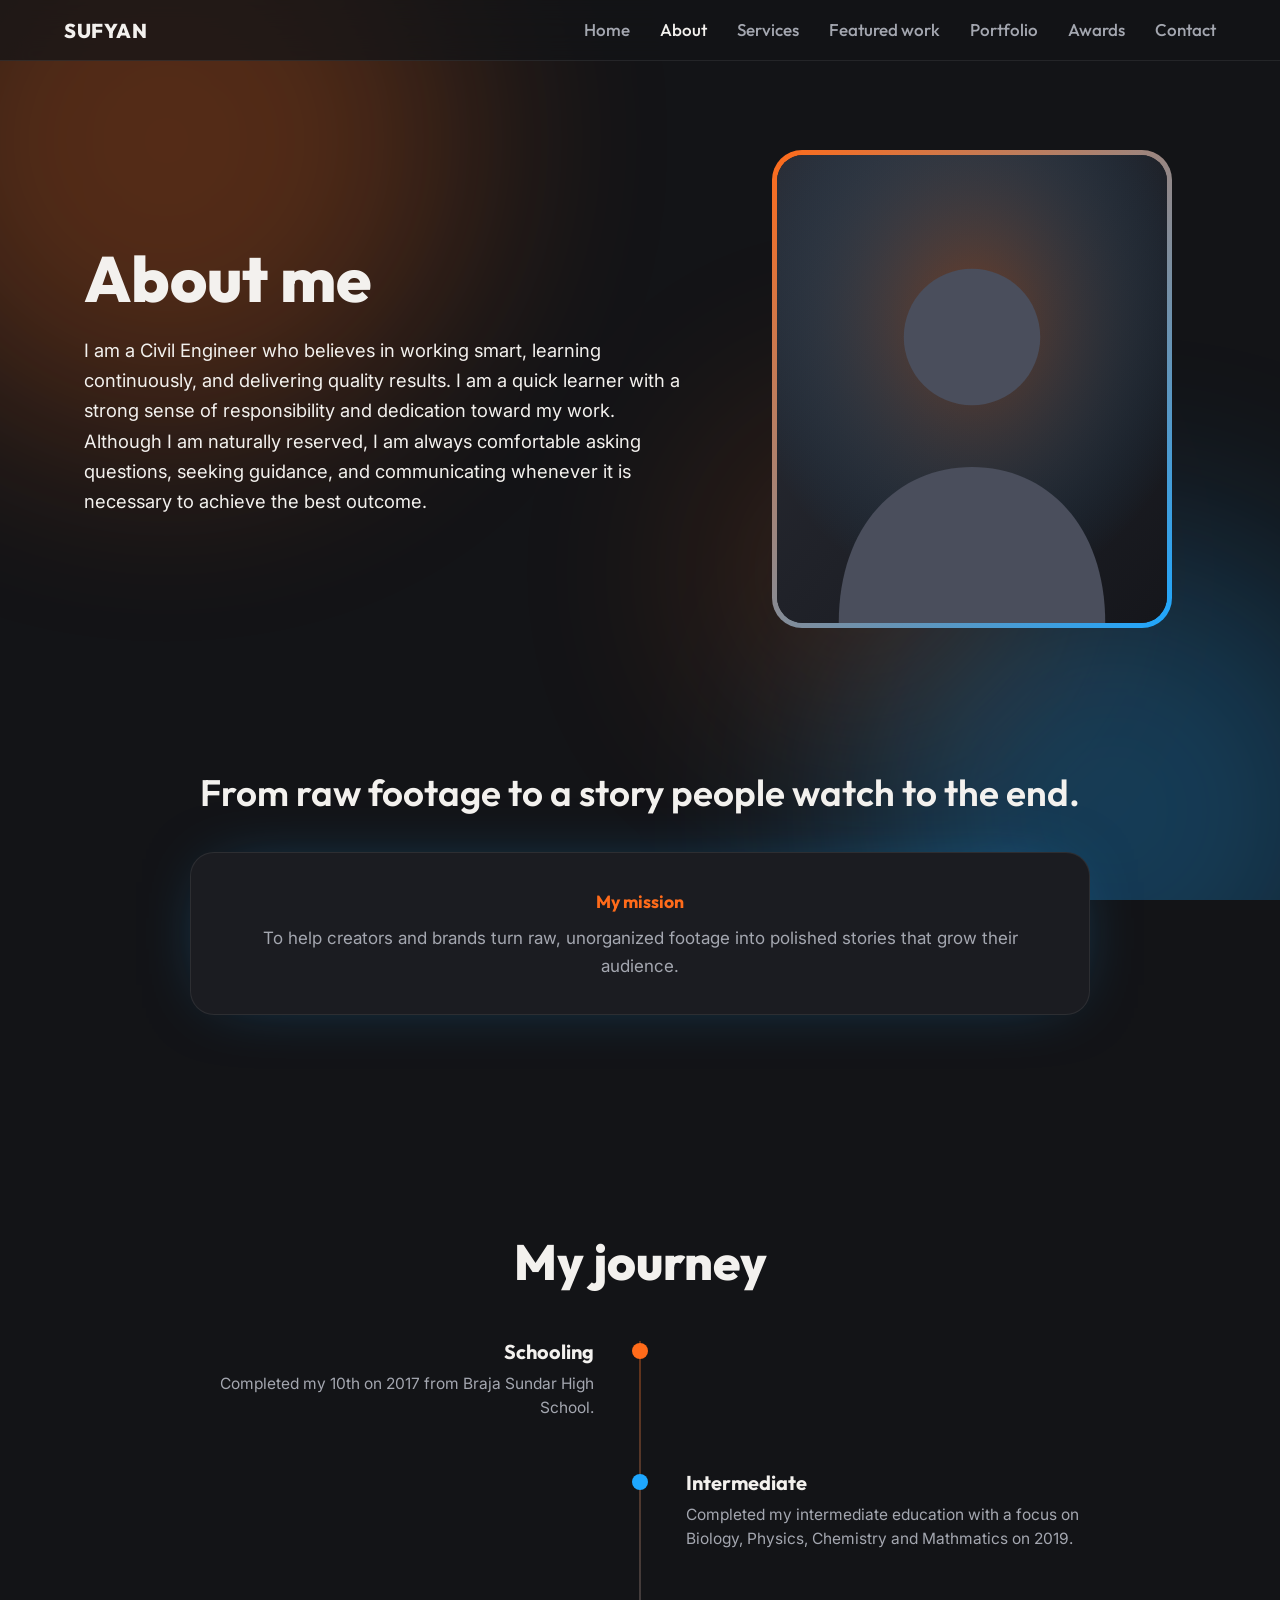
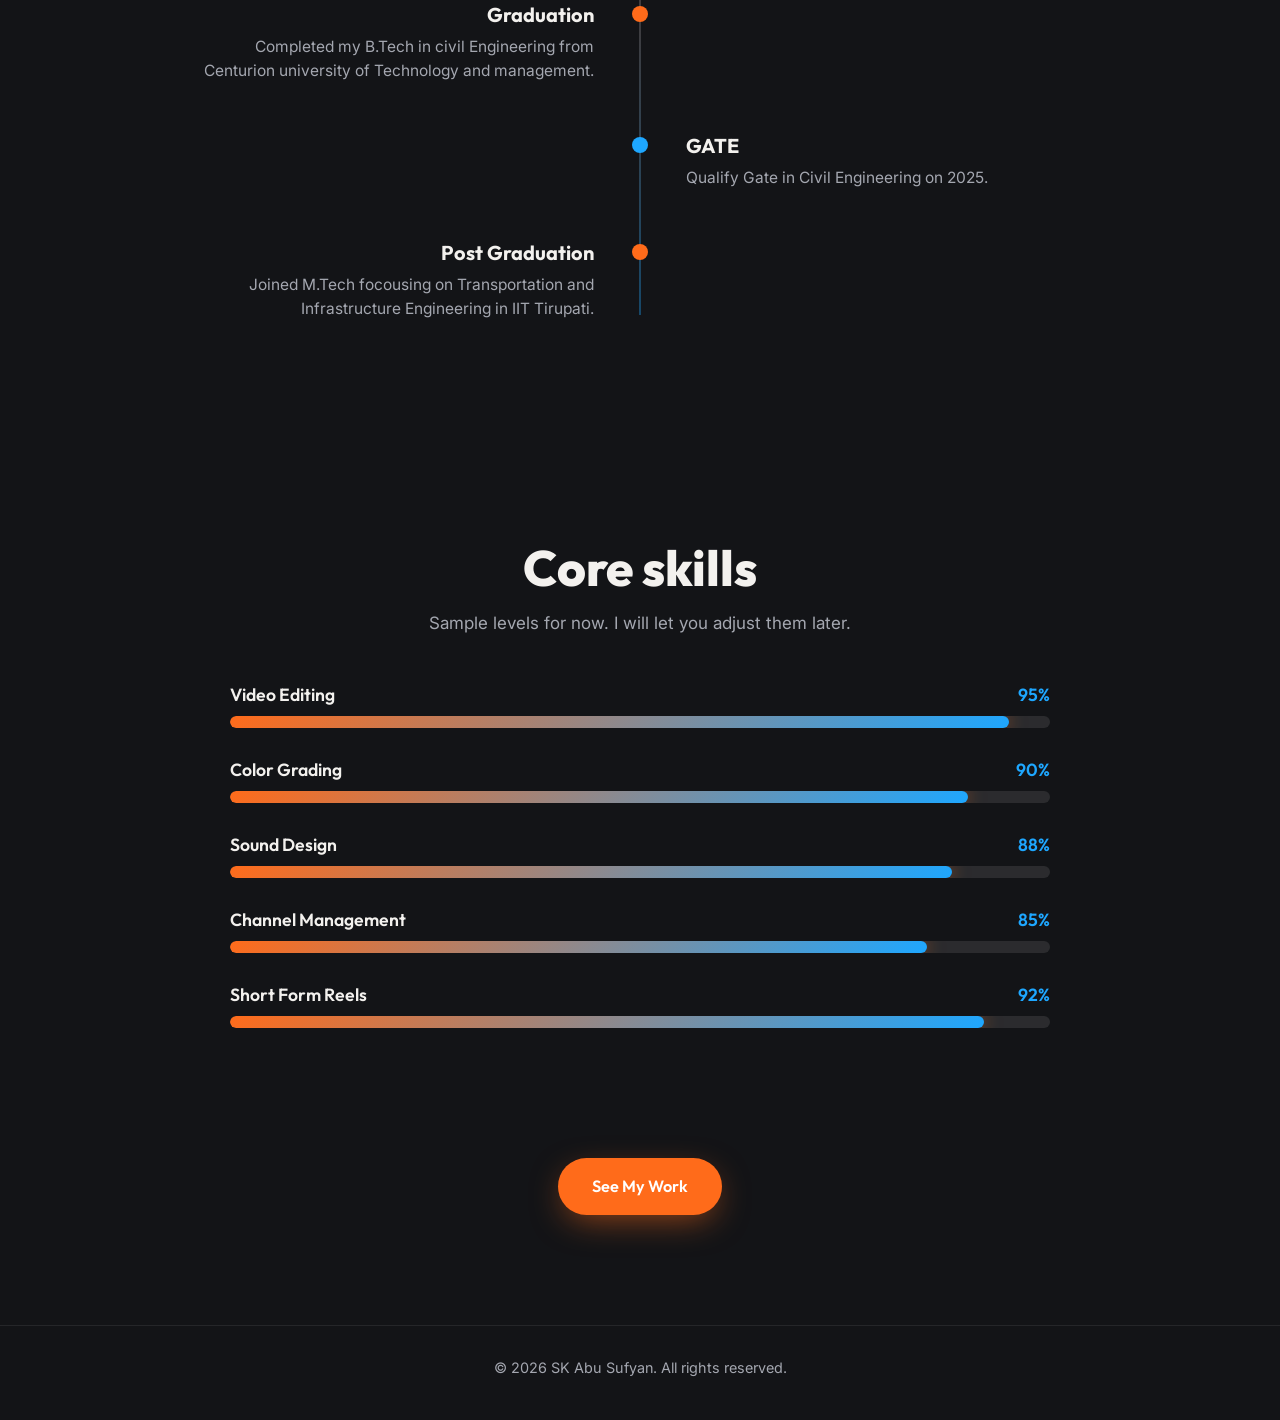
<file: about.html>
<!DOCTYPE html>
<html lang="en"><!DOCTYPE html>
<html lang="en"><head><meta charset="utf-8"/><meta content="width=device-width,initial-scale=1" name="viewport"/><link href="https://fonts.googleapis.com" rel="preconnect"/><link crossorigin="" href="https://fonts.gstatic.com" rel="preconnect"/><link href="https://fonts.googleapis.com/css2?family=Inter:wght@400;500&amp;family=Outfit:wght@500;600;800&amp;display=swap" rel="stylesheet"/><link href="style.css" rel="stylesheet"/><title>About | SK Abu Sufyan</title><script src="content.js"></script></head><body><div class="glow"><i></i><i></i><i></i></div>
<header><a class="logo" href="index.html">SUFYAN</a><button aria-label="Menu" class="burger">Menu</button><nav><a href="index.html">Home</a><a class="on" href="about.html">About</a><a href="services.html">Services</a><a href="index.html#work">Featured work</a><a class="PORT" href="portfolio.html">Portfolio</a><a href="awards.html">Awards</a><a href="contact.html">Contact</a></nav></header>
<main><section class="abt"><div><h1 data-t="about.s1.1">About me</h1>
<p data-t="about.s1.2">I am a Civil Engineer who believes in working smart, learning continuously, and delivering quality results. I am a quick learner with a strong sense of responsibility and dedication toward my work. Although I am naturally reserved, I am always comfortable asking questions, seeking guidance, and communicating whenever it is necessary to achieve the best outcome.</p>
<p data-t="about.s1.3"></p>
<p data-t="about.s1.4"></p></div>
<div class="photo"><img alt="Profile photo of SK Abu Sufyan (placeholder)" data-img="profile" src="profile-placeholder.svg"/></div></section>
<section style="padding-top:30px"><p class="quote rv" data-t="about.s2.1">From raw footage to a story people watch to the end.</p>
<div class="mission rv"><h3 data-t="about.s2.2">My mission</h3><p data-t="about.s2.3">To help creators and brands turn raw, unorganized footage into polished stories that grow their audience.</p></div></section>
<section><h2 class="rv c" data-t="about.s3.1">My journey</h2><p class="sub rv c" data-t="about.s3.2" style="margin-inline:auto"></p><div class="tl"><div class="tli rv"><h3 data-t="about.s3.3">Schooling</h3><p data-t="about.s3.4">Completed my 10th on 2017 from Braja Sundar High School.</p></div><div class="tli rv"><h3 data-t="about.s3.5">Intermediate</h3><p data-t="about.s3.6">Completed my intermediate education with a focus on Biology, Physics, Chemistry and Mathmatics on 2019.</p></div><div class="tli rv"><h3 data-t="about.s3.7">Graduation</h3><p data-t="about.s3.8">Completed my B.Tech in civil Engineering from Centurion university of Technology and management.</p></div><div class="tli rv"><h3 data-t="about.s3.9">GATE</h3><p data-t="about.s3.10">Qualify Gate in Civil Engineering on 2025.</p></div><div class="tli rv"><h3 data-t="about.s3.11">Post Graduation</h3><p data-t="about.s3.12">Joined M.Tech focousing on Transportation and Infrastructure Engineering in IIT Tirupati.</p></div></div></section>
<section><h2 class="rv c" data-t="about.s4.1">Core skills</h2><p class="sub rv c" data-t="about.s4.2" style="margin-inline:auto">Sample levels for now. I will let you adjust them later.</p><div class="skills"><div class="skill rv"><div class="sk-top"><em data-t="about.s4.3">Video Editing</em><span data-n="about.s4.n4" data-suf="%" data-to="95">0%</span></div><div class="bar" style="--w:95%"><i></i></div></div><div class="skill rv"><div class="sk-top"><em data-t="about.s4.5">Color Grading</em><span data-n="about.s4.n6" data-suf="%" data-to="90">0%</span></div><div class="bar" style="--w:90%"><i></i></div></div><div class="skill rv"><div class="sk-top"><em data-t="about.s4.7">Sound Design</em><span data-n="about.s4.n8" data-suf="%" data-to="88">0%</span></div><div class="bar" style="--w:88%"><i></i></div></div><div class="skill rv"><div class="sk-top"><em data-t="about.s4.9">Channel Management</em><span data-n="about.s4.n10" data-suf="%" data-to="85">0%</span></div><div class="bar" style="--w:85%"><i></i></div></div><div class="skill rv"><div class="sk-top"><em data-t="about.s4.11">Short Form Reels</em><span data-n="about.s4.n12" data-suf="%" data-to="92">0%</span></div><div class="bar" style="--w:92%"><i></i></div></div></div></section>
<section class="c" style="padding-top:20px"><div class="rv"><a class="btn" data-t="about.s5.1" href="portfolio.html">See My Work</a></div></section></main>
<footer data-t="site.footer">© 2026 SK Abu Sufyan. All rights reserved.</footer>
<script src="main.js"></script></body></html></html>
</file>
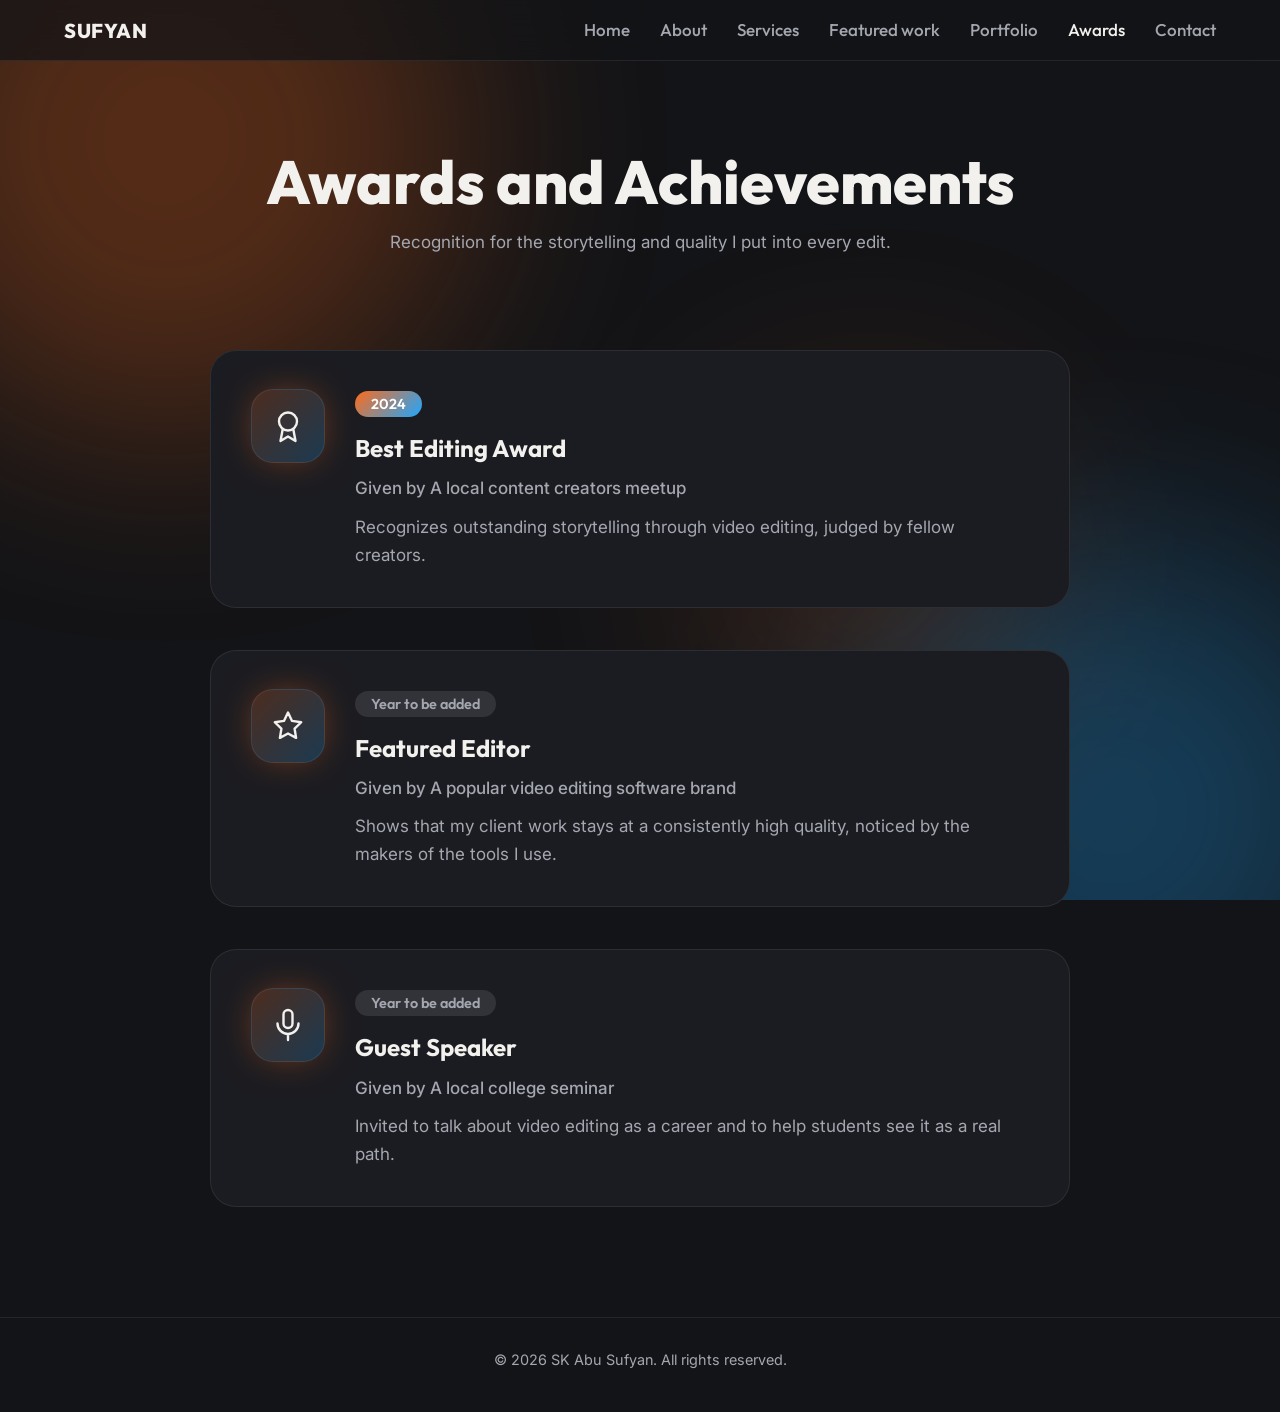
<file: awards.html>
<!DOCTYPE html>
<html lang="en"><!DOCTYPE html>
<html lang="en"><head><meta charset="utf-8"/><meta content="width=device-width,initial-scale=1" name="viewport"/><link href="https://fonts.googleapis.com" rel="preconnect"/><link crossorigin="" href="https://fonts.gstatic.com" rel="preconnect"/><link href="https://fonts.googleapis.com/css2?family=Inter:wght@400;500&amp;family=Outfit:wght@500;600;800&amp;display=swap" rel="stylesheet"/><link href="style.css" rel="stylesheet"/><title>Awards and Achievements | SK Abu Sufyan</title><script src="content.js"></script></head><body><div class="glow"><i></i><i></i><i></i></div>
<header><a class="logo" href="index.html">SUFYAN</a><button aria-label="Menu" class="burger">Menu</button><nav><a href="index.html">Home</a><a href="about.html">About</a><a href="services.html">Services</a><a href="index.html#work">Featured work</a><a class="PORT" href="portfolio.html">Portfolio</a><a class="on" href="awards.html">Awards</a><a href="contact.html">Contact</a></nav></header>
<main><section class="phead"><h1 data-t="awards.s1.1" style="font-weight:800;font-size:clamp(2.4rem,5vw,3.8rem);line-height:1.05;margin-bottom:14px">Awards and Achievements</h1><p class="sub" data-t="awards.s1.2">Recognition for the storytelling and quality I put into every edit.</p></section>
<section style="padding-top:30px"><div class="aw" data-list="awards"><div data-solo=""><article class="awc rv"><div class="awi"><div class="ic"><svg viewbox="0 0 24 24"><circle cx="12" cy="9" r="6"></circle><path d="m8.5 14-1.5 8 5-3 5 3-1.5-8"></path></svg></div><div><span class="yr">2024</span><h3>Best Editing Award</h3><p class="by">Given by A local content creators meetup</p><p>Recognizes outstanding storytelling through video editing, judged by fellow creators.</p></div></div></article></div><div data-solo=""><article class="awc rv"><div class="awi"><div class="ic"><svg viewbox="0 0 24 24"><path d="m12 3 2.7 5.6 6.1.9-4.4 4.3 1 6.1L12 17l-5.4 2.9 1-6.1L3.2 9.5l6.1-.9z"></path></svg></div><div><span class="yr soon2">Year to be added</span><h3>Featured Editor</h3><p class="by">Given by A popular video editing software brand</p><p>Shows that my client work stays at a consistently high quality, noticed by the makers of the tools I use.</p></div></div></article></div><div data-solo=""><article class="awc rv"><div class="awi"><div class="ic"><svg viewbox="0 0 24 24"><rect height="12" rx="3" width="6" x="9" y="2"></rect><path d="M5 11a7 7 0 0 0 14 0M12 18v4"></path></svg></div><div><span class="yr soon2">Year to be added</span><h3>Guest Speaker</h3><p class="by">Given by A local college seminar</p><p>Invited to talk about video editing as a career and to help students see it as a real path.</p></div></div></article></div></div></section></main>
<footer data-t="site.footer">© 2026 SK Abu Sufyan. All rights reserved.</footer>
<script src="main.js"></script></body></html></html>
</file>
<file: style.css>
:root{--bg:#131417;--card:#1b1c21;--ink:#f3f1ee;--mute:#a4a7b0;--or:#ff6b1a;--bl:#1ea7ff;--line:rgba(255,255,255,.08);--grad:linear-gradient(135deg,var(--or),var(--bl));--orgb:255,107,26;--blrgb:30,167,255;--bgrgb:19,20,23}
*{box-sizing:border-box;margin:0;padding:0}html{scroll-behavior:smooth}
body{background:var(--bg);color:var(--ink);font:400 17px/1.65 'Inter',system-ui,sans-serif;overflow-x:hidden}
h1,h2,h3,.btn,nav a{font-family:'Outfit',sans-serif}
a{color:inherit;text-decoration:none}:focus-visible{outline:2px solid var(--bl);outline-offset:3px}
.glow{position:fixed;inset:0;z-index:-1;overflow:hidden;pointer-events:none}
.glow i{position:absolute;border-radius:50%;filter:blur(110px);opacity:.28;animation:drift 26s ease-in-out infinite alternate,pulse 9s ease-in-out infinite}
.glow i:nth-child(1){width:46vw;height:46vw;background:var(--or);top:-12vw;left:-10vw}
.glow i:nth-child(2){width:42vw;height:42vw;background:var(--bl);bottom:-14vw;right:-8vw;animation-duration:32s,11s}
.glow i:nth-child(3){width:26vw;height:26vw;background:var(--or);top:45%;left:55%;animation-duration:38s,13s;opacity:.16}
@keyframes drift{to{transform:translate(9vw,7vw) scale(1.15)}}
@keyframes pulse{50%{opacity:.14}}
.about-text {
    text-align: justify;
}
header{position:fixed;top:0;left:0;right:0;z-index:20;display:flex;justify-content:space-between;align-items:center;padding:16px 5vw;background:rgba(var(--bgrgb),.72);backdrop-filter:blur(14px);border-bottom:1px solid var(--line)}
.logo{font:800 1.25rem 'Outfit';letter-spacing:.5px}.logo b{background:var(--grad);-webkit-background-clip:text;background-clip:text;color:transparent}
nav{display:flex;gap:30px}nav a{font-weight:500;color:var(--mute);transition:color .3s}nav a:hover,nav a.on{color:var(--ink)}
.burger{display:none;background:none;border:1px solid var(--line);color:var(--ink);padding:6px 12px;border-radius:8px;font-size:1rem}
section{padding:110px 5vw;max-width:1240px;margin:auto}
h2{font-weight:800;font-size:clamp(2rem,4.2vw,3.1rem);line-height:1.1;margin-bottom:14px}
.sub{color:var(--mute);max-width:560px;margin-bottom:46px}
.hero{min-height:100vh;display:grid;grid-template-columns:1.1fr .9fr;gap:60px;align-items:center;padding-top:130px}
.hero h1{font-weight:800;font-size:clamp(2.8rem,6.4vw,5.2rem);line-height:1.02;letter-spacing:-1.5px}
.role{font:600 1.25rem 'Outfit';margin:22px 0 6px}.tag{color:var(--or);font:500 1.1rem 'Outfit';margin-bottom:20px}
.hero p.about{color:var(--mute);max-width:520px;margin-bottom:34px}
.btn{display:inline-block;padding:15px 34px;border-radius:50px;font-weight:600;font-size:1.02rem;background:var(--or);color:var(--on,#fff);border:0;cursor:pointer;box-shadow:0 10px 34px -8px rgba(var(--orgb),.6);transition:transform .35s,box-shadow .35s,background .35s}
.btn:hover{transform:translateY(-3px);filter:brightness(1.12);box-shadow:0 16px 40px -8px rgba(var(--orgb),.75)}
.photo{justify-self:center;width:min(100%,400px);padding:5px;border-radius:30px;background:var(--grad);animation:halo 6s ease-in-out infinite}
@keyframes halo{0%,100%{box-shadow:0 0 40px -6px rgba(var(--orgb),.45),0 0 70px -10px rgba(var(--blrgb),.35)}50%{box-shadow:0 0 70px -4px rgba(var(--orgb),.6),0 0 100px -6px rgba(var(--blrgb),.5)}}
.photo img{display:block;width:100%;aspect-ratio:5/6;object-fit:cover;border-radius:26px;background:var(--card);animation:wipe 1.7s .3s cubic-bezier(.65,0,.25,1) both}
@keyframes wipe{from{clip-path:inset(0 100% 0 0);opacity:.2}to{clip-path:inset(0 0 0 0);opacity:1}}
.stats{display:grid;grid-template-columns:repeat(5,1fr);gap:18px}
.stat{background:var(--card);border:1px solid var(--line);border-radius:20px;padding:30px 18px;text-align:center}
.stat strong{display:block;font:800 clamp(2.2rem,4vw,3.1rem)/1 'Outfit';background:var(--grad);-webkit-background-clip:text;background-clip:text;color:transparent;margin-bottom:10px}
.stat span{color:var(--mute);font-size:.95rem;display:block}
.cards{display:grid;grid-template-columns:repeat(4,1fr);gap:20px}
.card{background:var(--card);border:1px solid var(--line);border-radius:22px;padding:30px 26px;transition:transform .4s,border-color .4s}
.card:hover{transform:translateY(-6px);border-color:rgba(var(--orgb),.5)}
.card svg{width:40px;height:40px;stroke:var(--or);fill:none;stroke-width:1.7;stroke-linecap:round;stroke-linejoin:round;margin-bottom:18px}
.card:nth-child(even) svg{stroke:var(--bl)}
.card h3{font-size:1.2rem;margin-bottom:8px}.card p{color:var(--mute);font-size:.97rem;line-height:1.55}
.grid{display:grid;grid-template-columns:repeat(3,1fr);gap:22px;margin-bottom:46px}
.thumb{position:relative;border-radius:20px;overflow:hidden;aspect-ratio:4/3;background:var(--card);border:1px solid var(--line)}
.thumb .ph{position:absolute;inset:0;transition:transform .7s cubic-bezier(.2,.7,.2,1)}
.thumb:hover .ph{transform:scale(1.1)}
.thumb .cap{position:absolute;left:0;right:0;bottom:0;padding:50px 22px 20px;background:linear-gradient(transparent,rgba(10,10,12,.9))}
.thumb h3{font-size:1.1rem}.thumb small{color:var(--mute)}
.c{text-align:center}.c .sub{margin-inline:auto}
.slider{display:grid;max-width:760px;margin:0 auto}
.slide{grid-area:1/1;background:var(--card);border:1px solid var(--line);border-radius:24px;padding:42px 44px;opacity:0;transform:translateX(40px);transition:opacity .8s,transform .8s;pointer-events:none}
.slide.active{opacity:1;transform:none;pointer-events:auto}
.slide q{display:block;font:500 1.3rem/1.5 'Outfit';quotes:none;margin-bottom:22px}
.slide b{display:block;color:var(--or);font-family:'Outfit'}.slide span{color:var(--mute);font-size:.93rem}
.dots{display:flex;justify-content:center;gap:10px;margin-top:26px}
.dots button{width:11px;height:11px;border-radius:50%;border:0;background:rgba(255,255,255,.18);cursor:pointer;transition:.4s}
.dots button.active{background:var(--bl);width:30px;border-radius:8px}
.marq{overflow:hidden;mask-image:linear-gradient(90deg,transparent,#000 12%,#000 88%,transparent);-webkit-mask-image:linear-gradient(90deg,transparent,#000 12%,#000 88%,transparent)}
.track{display:flex;width:max-content;animation:loop 34s linear infinite}.marq:hover .track{animation-play-state:paused}
@keyframes loop{to{transform:translateX(-50%)}}
.soc{display:flex;align-items:center;gap:14px;margin:0 22px;padding:14px 26px;border:1px solid var(--line);border-radius:50px;background:var(--card);font:500 1rem 'Outfit';transition:border-color .3s}
.soc:hover{border-color:var(--bl)}.soc img{width:24px;height:24px;filter:brightness(0) invert(1);opacity:.85}
footer{text-align:center;color:var(--mute);font-size:.9rem;padding:30px 5vw 40px;border-top:1px solid var(--line)}
.rv{opacity:0;transform:translateY(34px);transition:opacity .9s ease,transform .9s cubic-bezier(.2,.7,.2,1);transition-delay:var(--d,0s)}.rv.in{opacity:1;transform:none}
.soon{min-height:100vh;display:grid;place-content:center;text-align:center;padding:120px 6vw}.soon p{color:var(--mute);margin:10px 0 30px}
@media(max-width:980px){.cards{grid-template-columns:repeat(2,1fr)}.stats{grid-template-columns:repeat(3,1fr)}.grid{grid-template-columns:repeat(2,1fr)}}
@media(max-width:720px){.hero{grid-template-columns:1fr;gap:40px;padding-top:110px;text-align:center}.hero p.about{margin-inline:auto}.photo{order:-1;width:min(78%,320px)}
section{padding:80px 6vw}.cards,.grid{grid-template-columns:1fr}.stats{grid-template-columns:repeat(2,1fr)}.slide{padding:30px 24px}
.burger{display:block}nav{display:none;position:absolute;top:100%;left:0;right:0;flex-direction:column;gap:0;background:rgba(var(--bgrgb),.97);padding:10px 6vw 18px}nav.open{display:flex}nav a{padding:12px 0}}
@media(prefers-reduced-motion:reduce){*{animation:none!important;transition:none!important}.rv{opacity:1;transform:none}}
.phead{padding-top:150px;padding-bottom:30px;text-align:center}.phead .sub{margin:0 auto 34px}
.tabs{position:relative;display:inline-flex;flex-wrap:wrap;justify-content:center;gap:4px;padding:6px;border-radius:50px;background:var(--card);border:1px solid var(--line)}
.tabs button{position:relative;z-index:1;background:none;border:0;color:var(--mute);font:600 .98rem 'Outfit';padding:11px 24px;border-radius:40px;cursor:pointer;transition:color .4s}
.tabs button.on{color:var(--on,#fff)}
.pill{position:absolute;z-index:0;top:6px;bottom:6px;left:0;width:0;border-radius:40px;background:var(--grad);box-shadow:0 8px 28px -8px rgba(var(--orgb),.6);transition:left .5s cubic-bezier(.3,.8,.2,1),width .5s cubic-bezier(.3,.8,.2,1)}
.pgrid{display:grid;grid-template-columns:repeat(3,1fr);gap:24px;padding-top:30px}
.pcard{cursor:pointer;outline-offset:4px;border-radius:22px;transition:opacity .35s,transform .35s,filter .35s}
.pcard.out{opacity:0!important;transform:scale(.95)!important;filter:blur(8px)}.pcard[hidden]{display:none}
.pc{background:var(--card);border:1px solid var(--line);border-radius:22px;overflow:hidden;transition:transform .45s,box-shadow .45s,border-color .45s}
.pcard:hover .pc,.pcard:focus-visible .pc{transform:translateY(-8px);border-color:rgba(var(--orgb),.5);box-shadow:0 22px 50px -18px rgba(var(--orgb),.45),0 0 60px -20px rgba(var(--blrgb),.5)}
.pt{position:relative;aspect-ratio:16/10;overflow:hidden}
.pt .ph{position:absolute;inset:0;display:grid;place-items:center;transition:transform .7s cubic-bezier(.2,.7,.2,1)}
.pcard:hover .ph{transform:scale(1.07)}
.ph svg{width:54px;height:54px;stroke:rgba(255,255,255,.85);fill:none;stroke-width:1.5;stroke-linecap:round;stroke-linejoin:round}
.pb{padding:20px 22px 24px}.pb h3{font-size:1.15rem;margin-bottom:6px}.pb p{color:var(--mute);font-size:.95rem;line-height:1.5}
.tg{display:inline-block;font-size:.82rem;color:var(--bl);margin-bottom:8px}
.lb{position:fixed;inset:0;z-index:50;display:grid;place-items:center;padding:5vw;background:rgba(10,10,12,.8);backdrop-filter:blur(14px);opacity:0;visibility:hidden;transition:opacity .45s,visibility .45s}
.lb.open{opacity:1;visibility:visible}
.lbx{position:relative;width:min(100%,860px);max-height:90vh;overflow:auto;background:var(--card);border:1px solid var(--line);border-radius:24px;transform:translateY(24px) scale(.97);transition:transform .5s cubic-bezier(.2,.7,.2,1);box-shadow:0 0 90px -20px rgba(var(--orgb),.4)}
.lb.open .lbx{transform:none}.lbx .pt{aspect-ratio:16/9}.lbx .pb{padding:26px 30px 32px}.lbx h3{font-size:1.5rem}.lbx p{font-size:1.02rem}
.lbc{position:absolute;top:14px;right:14px;z-index:2;width:42px;height:42px;border-radius:50%;border:1px solid var(--line);background:rgba(var(--bgrgb),.75);color:var(--ink);font-size:1.4rem;cursor:pointer;transition:background .3s}.lbc:hover{background:var(--or)}
@media(max-width:980px){.pgrid{grid-template-columns:repeat(2,1fr)}}
@media(max-width:720px){.pgrid{grid-template-columns:1fr}.tabs{border-radius:24px}.tabs button{padding:10px 16px}.phead{padding-top:120px}}
.abt{display:grid;grid-template-columns:1.15fr .85fr;gap:60px;align-items:center;padding-top:150px}
.abt h1{font-weight:800;font-size:clamp(2.4rem,5.5vw,4rem);line-height:1.05;margin-bottom:22px}
.abt p{color:var(--mute);margin-bottom:16px;max-width:600px}.abt p:first-of-type{color:var(--ink);font-size:1.15rem}
.quote{margin:0 auto;max-width:900px;text-align:center;font:600 clamp(1.5rem,3.2vw,2.3rem)/1.35 'Outfit'}
.mission{max-width:900px;margin:34px auto 0;background:var(--card);border:1px solid var(--line);border-radius:24px;padding:34px 38px;text-align:center;box-shadow:0 0 70px -30px rgba(var(--blrgb),.5)}
.mission h3{color:var(--or);font-size:1.1rem;margin-bottom:8px}.mission p{color:var(--mute)}
.tl{position:relative;max-width:900px;margin:0 auto}
.tl:before{content:"";position:absolute;left:50%;top:6px;bottom:6px;width:2px;transform:translateX(-50%);background:linear-gradient(var(--or),var(--bl));opacity:.35}
.tli{position:relative;width:50%;padding:0 46px 46px 0;text-align:right}
.tli:nth-child(even){margin-left:50%;padding:0 0 46px 46px;text-align:left}
.tli:last-child{padding-bottom:0}
.tli:before{content:"";position:absolute;top:8px;right:-8px;width:16px;height:16px;border-radius:50%;background:var(--or);animation:dot 4s ease-in-out infinite}
.tli:nth-child(even):before{right:auto;left:-8px;background:var(--bl)}
@keyframes dot{0%,100%{box-shadow:0 0 0 0 rgba(var(--orgb),.5),0 0 14px rgba(var(--orgb),.6)}50%{box-shadow:0 0 0 9px rgba(var(--orgb),0),0 0 26px rgba(var(--orgb),.9)}}
.tli:nth-child(even):before{animation-name:dotb}
@keyframes dotb{0%,100%{box-shadow:0 0 14px rgba(var(--blrgb),.6)}50%{box-shadow:0 0 28px rgba(var(--blrgb),.95)}}
.tli h3{font-size:1.25rem;margin-bottom:4px}.tli p{color:var(--mute);font-size:.97rem;line-height:1.55}
.tli.rv{transform:translateX(-34px)}.tli:nth-child(even).rv{transform:translateX(34px)}.tli.rv.in{transform:none}
.skills{max-width:820px;margin:0 auto;display:grid;gap:30px}
.sk-top{display:flex;justify-content:space-between;font:600 1.1rem 'Outfit';margin-bottom:10px}.sk-top span{color:var(--bl)}
.bar{height:12px;border-radius:12px;background:rgba(255,255,255,.1);overflow:hidden}
.bar i{display:block;height:100%;width:0;border-radius:12px;background:var(--grad);box-shadow:0 0 18px rgba(var(--orgb),.5);transition:width 1.8s cubic-bezier(.2,.7,.2,1) .2s}
.in .bar i{width:var(--w)}
@media(max-width:720px){.abt{grid-template-columns:1fr;gap:40px;padding-top:120px}.abt .photo{order:-1;width:min(78%,320px)}.mission{padding:26px 22px}
.tl:before{left:8px}.tli,.tli:nth-child(even){width:100%;margin-left:0;padding:0 0 38px 40px;text-align:left}.tli:before,.tli:nth-child(even):before{left:0;right:auto}
.tli.rv,.tli:nth-child(even).rv{transform:translateY(30px)}.tli.rv.in{transform:none}}
.sv{display:grid;grid-template-columns:repeat(2,1fr);gap:26px}
.svc{border-radius:26px;outline-offset:4px}
.svi{height:100%;display:flex;flex-direction:column;background:var(--card);border:1px solid var(--line);border-radius:26px;padding:38px 36px;transition:transform .45s,box-shadow .45s,border-color .45s}
.svc:hover .svi{transform:translateY(-8px);border-color:rgba(var(--orgb),.5);box-shadow:0 24px 54px -20px rgba(var(--orgb),.45),0 0 70px -24px rgba(var(--blrgb),.55)}
.svi .ic{width:64px;height:64px;border-radius:18px;display:grid;place-items:center;margin-bottom:24px;background:linear-gradient(135deg,rgba(var(--orgb),.2),rgba(var(--blrgb),.2));border:1px solid var(--line)}
.svi .ic svg{width:32px;height:32px;stroke:var(--ink);fill:none;stroke-width:1.7;stroke-linecap:round;stroke-linejoin:round}
.svi h3{font-size:1.55rem;margin-bottom:10px}.svi p{color:var(--mute);margin-bottom:28px;flex:1}
.price{display:flex;align-items:baseline;gap:10px;flex-wrap:wrap;padding-top:22px;border-top:1px solid var(--line)}
.price small{color:var(--mute);font-size:.95rem}
.price strong{font:800 2.5rem/1 'Outfit';background:var(--grad);-webkit-background-clip:text;background-clip:text;color:transparent}
.price span{color:var(--ink);font-weight:500}
@media(max-width:720px){.sv{grid-template-columns:1fr}.svi{padding:30px 26px}}
.aw{max-width:860px;margin:0 auto;display:grid;gap:42px}
.awc{border-radius:26px}
.awi{display:grid;grid-template-columns:auto 1fr;gap:30px;align-items:start;background:var(--card);border:1px solid var(--line);border-radius:26px;padding:38px 40px;transition:transform .45s,box-shadow .45s,border-color .45s}
.awc:hover .awi{transform:translateY(-6px);border-color:rgba(var(--orgb),.5);box-shadow:0 24px 54px -22px rgba(var(--orgb),.45),0 0 70px -26px rgba(var(--blrgb),.55)}
.awi .ic{width:74px;height:74px;border-radius:22px;display:grid;place-items:center;background:linear-gradient(135deg,rgba(var(--orgb),.22),rgba(var(--blrgb),.22));border:1px solid var(--line);box-shadow:0 0 36px -8px rgba(var(--orgb),.5)}
.awi .ic svg{width:36px;height:36px;stroke:var(--ink);fill:none;stroke-width:1.6;stroke-linecap:round;stroke-linejoin:round}
.yr{display:inline-block;padding:4px 16px;border-radius:30px;font:600 .9rem 'Outfit';background:var(--grad);color:var(--on,#fff);margin-bottom:12px}.yr.soon2{background:rgba(255,255,255,.1);color:var(--mute)}
.awi h3{font-size:1.5rem;margin-bottom:6px}.by{color:var(--bl);font-weight:500;margin-bottom:10px}.awi p{color:var(--mute)}
@media(max-width:720px){.awi{grid-template-columns:1fr;gap:20px;padding:28px 24px}}
.ct{display:grid;grid-template-columns:.8fr 1.2fr;gap:36px;align-items:start}
.cbox{background:var(--card);border:1px solid var(--line);border-radius:26px;padding:36px 34px}
.cbox h3{font-size:1.3rem;margin-bottom:22px}
.crow{margin-bottom:22px}.crow small{display:block;color:var(--mute);font-size:.88rem;margin-bottom:2px}
.crow a,.crow b{font:600 1.1rem 'Outfit';word-break:break-all}.crow a{color:var(--ink);transition:color .3s}.crow a:hover{color:var(--or)}
.crow b{color:var(--ink);font-weight:500;word-break:normal}
.sis{display:flex;gap:14px;margin-top:6px}
.si{width:54px;height:54px;border-radius:50%;display:grid;place-items:center;background:#24262c;border:1px solid var(--line);transition:transform .4s,border-color .4s,box-shadow .4s}
.si:hover{transform:translateY(-4px);border-color:var(--bl);box-shadow:0 12px 30px -10px rgba(var(--blrgb),.7)}
.si img{width:24px;height:24px;filter:brightness(0) invert(1)}
.invite{font:600 1.25rem/1.4 'Outfit';margin-bottom:24px}
.frm{display:grid;grid-template-columns:1fr 1fr;gap:20px}
.fld{display:block;transition:transform .3s}.fld.full{grid-column:1/-1}
.fld span{display:block;font:500 .95rem 'Outfit';color:var(--mute);margin-bottom:8px;transition:color .3s}
.fld input,.fld select,.fld textarea{width:100%;font:inherit;font-size:1rem;color:var(--ink);background:var(--card);border:1.5px solid var(--line);border-radius:14px;padding:14px 16px;color-scheme:dark;transition:border-color .35s,box-shadow .35s,background .35s}
.fld textarea{min-height:150px;resize:vertical}
.fld input::placeholder,.fld textarea::placeholder{color:#686b75}
.fld:focus-within span{color:var(--bl)}
.fld input:focus,.fld select:focus,.fld textarea:focus{outline:none;border-color:var(--bl);background:#202228;box-shadow:0 0 0 4px rgba(var(--blrgb),.14),0 0 28px -4px rgba(var(--blrgb),.5)}
.fld input:focus-visible,.fld select:focus-visible,.fld textarea:focus-visible{outline:none}
.sub2{grid-column:1/-1;display:flex;align-items:center;gap:20px;flex-wrap:wrap}
.btn.big{padding:17px 44px;font-size:1.1rem}
.msg{color:var(--mute);font-size:.95rem}.msg.ok{color:#5fe0a0}.msg.err{color:#ff8a7a}
@media(max-width:900px){.ct{grid-template-columns:1fr}}
@media(max-width:560px){.frm{grid-template-columns:1fr}.cbox{padding:28px 22px}}
.ct{display:grid;grid-template-columns:.8fr 1.2fr;gap:36px;align-items:start}
.ci{display:grid;gap:18px}
.cc{display:flex;align-items:center;gap:18px;background:var(--card);border:1px solid var(--line);border-radius:22px;padding:22px 24px;transition:transform .4s,border-color .4s,box-shadow .4s}
a.cc:hover{transform:translateY(-4px);border-color:rgba(var(--blrgb),.55);box-shadow:0 18px 44px -22px rgba(var(--blrgb),.6)}
.cc .ic{flex:none;width:52px;height:52px;border-radius:16px;display:grid;place-items:center;background:linear-gradient(135deg,rgba(var(--orgb),.2),rgba(var(--blrgb),.2))}
.cc .ic svg{width:26px;height:26px;stroke:var(--ink);fill:none;stroke-width:1.7;stroke-linecap:round;stroke-linejoin:round}
.cc small{display:block;color:var(--mute);font-size:.88rem}.cc b{font:600 1.05rem 'Outfit';word-break:break-all}
.socs{display:flex;gap:14px}.socs a{width:58px;height:58px;display:grid;place-items:center;background:var(--card);border:1px solid var(--line);border-radius:18px;transition:transform .4s,border-color .4s,box-shadow .4s}
.socs a:hover{transform:translateY(-4px);border-color:var(--or);box-shadow:0 14px 36px -16px rgba(var(--orgb),.7)}
.socs img{width:26px;height:26px;filter:brightness(0) invert(1);opacity:.9}
.fm{background:var(--card);border:1px solid var(--line);border-radius:26px;padding:38px 38px 40px;box-shadow:0 0 80px -40px rgba(var(--orgb),.5)}
.fm .lead{font:600 1.35rem/1.4 'Outfit';margin-bottom:26px}
.row{display:grid;grid-template-columns:1fr 1fr;gap:18px}
.fld{margin-bottom:20px}.fld label{display:block;font-weight:500;font-size:.93rem;color:var(--mute);margin-bottom:8px;transition:color .35s}
.fld input,.fld select,.fld textarea{width:100%;font:400 1rem 'Inter',sans-serif;color:var(--ink);background:var(--bg);border:1.5px solid rgba(255,255,255,.14);border-radius:14px;padding:14px 16px;outline:0;transition:border-color .35s,box-shadow .35s,background .35s}
.fld textarea{min-height:140px;resize:vertical}
.fld select{appearance:none;-webkit-appearance:none;background-image:url("data:image/svg+xml,%3Csvg xmlns='http://www.w3.org/2000/svg' width='14' height='9' fill='none' stroke='%23a4a7b0' stroke-width='2' stroke-linecap='round'%3E%3Cpath d='m1 1 6 6 6-6'/%3E%3C/svg%3E");background-repeat:no-repeat;background-position:right 16px center;padding-right:42px}
.fld select option{background:var(--card)}
.fld:hover input,.fld:hover select,.fld:hover textarea{border-color:rgba(255,255,255,.28)}
.fld input:focus,.fld select:focus,.fld textarea:focus{border-color:var(--bl);background:var(--card);box-shadow:0 0 0 4px rgba(var(--blrgb),.16),0 0 34px -6px rgba(var(--blrgb),.55)}
.fld:focus-within label{color:var(--bl)}
.fm .btn{width:100%;font-size:1.1rem;padding:17px}
.msg{margin-top:16px;color:var(--mute);font-size:.95rem;text-align:center;min-height:1.5em}.msg.ok{color:#6fe0a4}
@media(max-width:900px){.ct{grid-template-columns:1fr}}
@media(max-width:720px){.row{grid-template-columns:1fr;gap:0}.fm{padding:28px 22px 30px}}
.sk-top em{font-style:normal}
.thumb .ph img,.pt .ph img{width:100%;height:100%;object-fit:cover;display:block}
</file>
